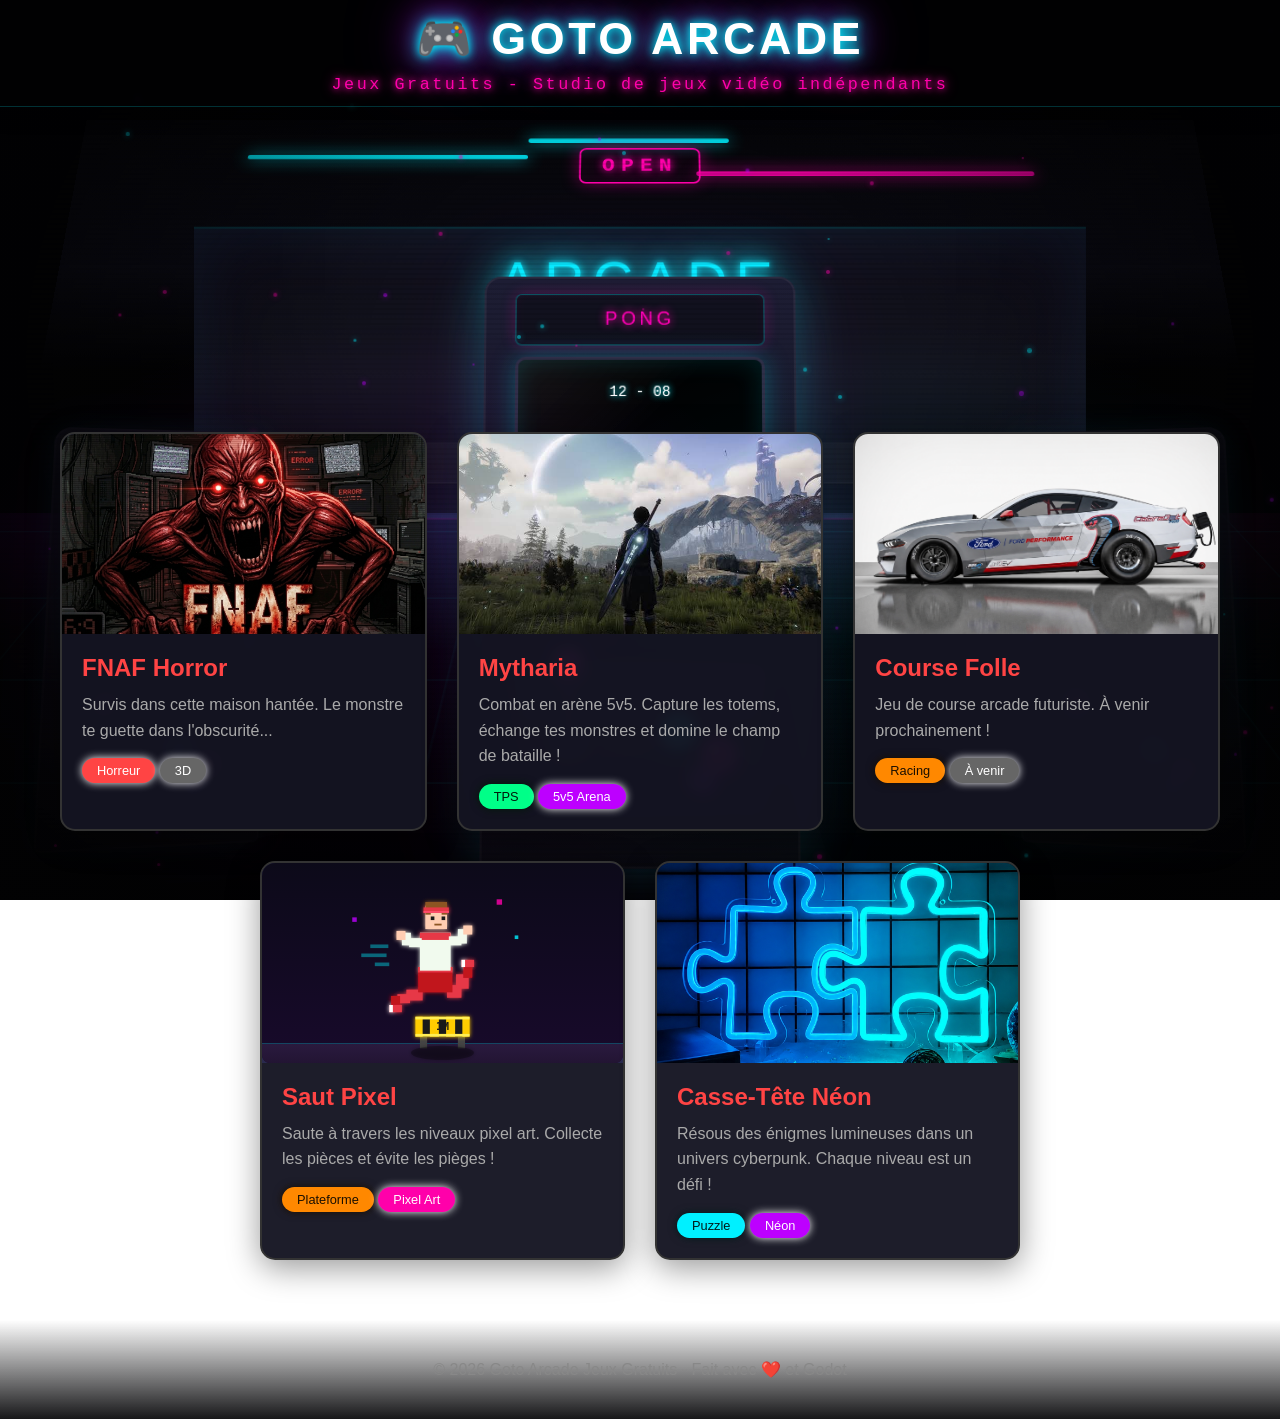
<file: index.html>
<!DOCTYPE html>
<html lang="fr">
<head>
    <meta charset="UTF-8">
    <meta name="viewport" content="width=device-width, initial-scale=1.0">
    
    <!-- Google Search Console Verification -->
    <meta name="google-site-verification" content="OSL6E-oqMcXiU69EiIh0c-DTegh929bXTuA1iVTt-kA" />
    
    <!-- SEO - Références pour Google -->
    <meta name="description" content="Goto Arcade Jeux Gratuits - Portfolio de jeux vidéo créés avec Godot. Découvrez FNAF Horror, Mytharia, Course Folle, RPG Aventure, Saut Pixel et Casse-Tête Néon. Jeux arcade, horreur, racing et puzzle gratuits.">
    <meta name="keywords" content="jeux gratuits, arcade, Godot, FNAF, Mytharia, horror, racing, RPG, pixel art, puzzle, néon, jeux en ligne, game dev, indie games, goto arcade">
    <meta name="author" content="yanime266-debug">
    <meta name="robots" content="index, follow">
    
    <!-- Open Graph - Facebook, Discord, LinkedIn -->
    <meta property="og:title" content="Goto Arcade Jeux Gratuits - Jeux Vidéo Indépendants">
    <meta property="og:description" content="Découvrez nos jeux gratuits créés avec Godot : FNAF Horror, Mytharia, Course Folle, RPG Aventure, Saut Pixel et Casse-Tête Néon.">
    <meta property="og:type" content="website">
    <meta property="og:url" content="https://yanime266-debug.github.io/home-page-/">
    <meta property="og:image" content="https://yanime266-debug.github.io/home-page-/images/rpg-aventure.jpg">
    <meta property="og:locale" content="fr_FR">
    
    <!-- Twitter Card -->
    <meta name="twitter:card" content="summary_large_image">
    <meta name="twitter:title" content="Goto Arcade Jeux Gratuits - Jeux Vidéo Indépendants">
    <meta name="twitter:description" content="Découvrez nos jeux gratuits créés avec Godot : FNAF Horror, Mytharia, Course Folle, RPG Aventure, Saut Pixel et Casse-Tête Néon.">
    <meta name="twitter:image" content="https://yanime266-debug.github.io/home-page-/images/rpg-aventure.jpg">
    
    <!-- Canonical URL -->
    <link rel="canonical" href="https://yanime266-debug.github.io/home-page-/">
    
    <!-- Favicon -->
    <link rel="icon" type="image/png" href="images/fnaf.png">
    
    <title>Goto Arcade Jeux Gratuits - Jeux Vidéo Indépendants | FNAF, Mytharia, RPG, Arcade</title>

    <!-- FOND SALLE D'ARCADE ANIMÉ -->
    <link rel="stylesheet" href="arcade-background.css">

    <style>
        * {
            margin: 0;
            padding: 0;
            box-sizing: border-box;
        }

        body {
            background: transparent;
            color: #fff;
            font-family: 'Segoe UI', Arial, sans-serif;
            min-height: 100vh;
            position: relative;
            padding-top: calc(38vh + 90px);
        }

        .games-row {
            display: grid;
            gap: 30px;
            max-width: 1200px;
            margin: 0 auto 30px;
            padding: 0 20px;
            justify-content: center;
        }

        .games-row.row-3 {
            grid-template-columns: repeat(3, 1fr);
        }

        .games-row.row-2 {
            grid-template-columns: repeat(2, 1fr);
            max-width: 800px;
        }

        @media (max-width: 900px) {
            .games-row.row-3,
            .games-row.row-2 {
                grid-template-columns: repeat(2, 1fr);
                max-width: 100%;
            }
        }

        @media (max-width: 600px) {
            body { padding-top: calc(26vh + 80px); }
            .games-row.row-3,
            .games-row.row-2 {
                grid-template-columns: 1fr;
                max-width: 100%;
            }
        }

        .game-card {
            background: rgba(20, 20, 34, 0.96);
            border-radius: 15px;
            overflow: hidden;
            border: 2px solid #333;
            transition: all 0.3s ease;
            cursor: pointer;
            text-decoration: none;
            color: #fff;
            backdrop-filter: blur(6px);
            box-shadow: 0 8px 32px rgba(0,0,0,0.4);
        }

        .game-card:hover {
            transform: translateY(-10px);
            border-color: #ff4444;
            box-shadow: 0 10px 30px rgba(255, 68, 68, 0.3);
        }

        .game-image {
            width: 100%;
            height: 200px;
            background: #2a2a4e;
            display: flex;
            align-items: center;
            justify-content: center;
            font-size: 4em;
            overflow: hidden;
        }

        .game-image img {
            width: 100%;
            height: 100%;
            object-fit: cover;
            display: block;
            transition: transform 0.3s ease;
        }

        .game-card:hover .game-image img {
            transform: scale(1.08);
        }

        .saut-pixel-img {
            object-fit: contain;
            width: 100%;
            height: 100%;
            object-position: center center;
            transform: none;
            background: radial-gradient(circle, rgba(0,240,255,0.08) 0%, transparent 70%);
            border-radius: 8px;
        }

        .game-image img.fnaf-img {
            width: 100%;
            height: 100%;
            object-fit: contain;
            transform: scale(1.15);
            border-radius: 8px;
        }

        .game-image img.mytharia-img {
            width: 100%;
            height: 100%;
            object-fit: cover;
            transform: scale(1.05);
            border-radius: 8px;
        }

        .game-info {
            padding: 20px;
        }

        .game-info h2 {
            font-size: 1.5em;
            margin-bottom: 10px;
            color: #ff4444;
        }

        .game-info p {
            color: #aaa;
            line-height: 1.6;
        }

        .game-tag {
            display: inline-block;
            background: #ff4444;
            color: #fff;
            padding: 5px 15px;
            border-radius: 20px;
            font-size: 0.8em;
            margin-top: 15px;
            box-shadow: 0 0 8px currentColor;
        }

        .game-tag.tag-orange { background: #ff8800; color: #1a0f00; }
        .game-tag.tag-pink { background: #ff00aa; color: #fff; }
        .game-tag.tag-cyan { background: #00f0ff; color: #001a1a; }
        .game-tag.tag-purple { background: #bd00ff; color: #fff; }
        .game-tag.tag-red { background: #ff4444; color: #fff; }
        .game-tag.tag-gray { background: #666; color: #fff; }
        .game-tag.tag-green { background: #00ff88; color: #001a0a; }

        footer {
            text-align: center;
            padding: 40px;
            color: #888;
            margin-top: 60px;
            background: linear-gradient(0deg, rgba(3,3,5,0.92) 0%, rgba(3,3,5,0) 100%);
        }
    </style>
</head>
<body>
    <!-- SALLE D'ARCADE COMPLÈTE -->
    <div class="arcade-room">
        <div class="room-fog"></div>
        <div class="particles-container"></div>
        <div class="scanlines"></div>

        <div class="room-ceiling">
            <div class="neon-tube tube-cyan"></div>
            <div class="neon-tube tube-magenta"></div>
            <div class="neon-tube tube-cyan2"></div>
            <div class="hanging-sign">OPEN</div>
        </div>

        <div class="room-back-wall">
            <div class="wall-sign sign-arcade">ARCADE</div>
            <div class="wall-sign sign-insert">INSERT COIN</div>
            <div class="pixel-posters">
                <div class="poster"></div>
                <div class="poster"></div>
                <div class="poster"></div>
            </div>
            <div class="shelf">
                <div class="cartridge"></div>
                <div class="cartridge"></div>
                <div class="cartridge"></div>
                <div class="cartridge"></div>
                <div class="cartridge"></div>
            </div>
        </div>

        <div class="room-floor">
            <div class="floor-grid"></div>
            <div class="floor-reflection"></div>
        </div>

        <div class="arcade-cabinet cabinet-left" data-parallax="0.07" data-depth="0.7">
            <div class="cabinet-body">
                <div class="cabinet-marquee">SNAKE</div>
                <div class="cabinet-screen screen-snake">
                    <div class="snake-segment s1"></div>
                    <div class="snake-segment s2"></div>
                    <div class="snake-segment s3"></div>
                    <div class="snake-segment s4"></div>
                    <div class="snake-food"></div>
                </div>
                <div class="control-panel">
                    <div class="joystick-base">
                        <div class="joystick-stick">
                            <div class="joystick-ball"></div>
                        </div>
                    </div>
                    <div class="arcade-button btn-cyan"></div>
                    <div class="arcade-button btn-magenta"></div>
                    <div class="arcade-button btn-purple"></div>
                </div>
            </div>
        </div>

        <div class="arcade-cabinet cabinet-center" data-parallax="0.02" data-depth="1.0">
            <div class="cabinet-body">
                <div class="cabinet-marquee">PONG</div>
                <div class="cabinet-screen screen-pong">
                    <div class="pong-ball"></div>
                    <div class="pong-paddle paddle-left"></div>
                    <div class="pong-paddle paddle-right"></div>
                    <div class="pong-score">12 - 08</div>
                </div>
                <div class="control-panel">
                    <div class="joystick-base">
                        <div class="joystick-stick">
                            <div class="joystick-ball"></div>
                        </div>
                    </div>
                    <div class="arcade-button btn-cyan"></div>
                    <div class="arcade-button btn-magenta"></div>
                    <div class="arcade-button btn-purple"></div>
                </div>
            </div>
        </div>

        <div class="arcade-cabinet cabinet-right" data-parallax="0.07" data-depth="0.7">
            <div class="cabinet-body">
                <div class="cabinet-marquee">BOUNCE</div>
                <div class="cabinet-screen screen-bounce">
                    <div class="bounce-ball b1"></div>
                    <div class="bounce-ball b2"></div>
                    <div class="bounce-ball b3"></div>
                </div>
                <div class="control-panel">
                    <div class="joystick-base">
                        <div class="joystick-stick">
                            <div class="joystick-ball"></div>
                        </div>
                    </div>
                    <div class="arcade-button btn-cyan"></div>
                    <div class="arcade-button btn-magenta"></div>
                    <div class="arcade-button btn-purple"></div>
                </div>
            </div>
        </div>
    </div>

    <header class="room-header sticky-logo">
        <h1>🎮 GOTO ARCADE</h1>
        <p>Jeux Gratuits - Studio de jeux vidéo indépendants</p>
    </header>

    <main class="games-container">

        <!-- LIGNE 1 : 3 jeux -->
        <div class="games-row row-3">
            
            <!-- FNAF -->
            <a href="https://sunny-kelpie-9daaab.netlify.app" class="game-card" target="_blank" rel="noopener noreferrer">
                <div class="game-image">
                    <img class="fnaf-img" src="images/fnaf.png?v=2" alt="FNAF Horror - Jeu d'horreur 3D gratuit" loading="lazy">
                </div>
                <div class="game-info">
                    <h2>FNAF Horror</h2>
                    <p>Survis dans cette maison hantée. Le monstre te guette dans l'obscurité...</p>
                    <span class="game-tag tag-red">Horreur</span>
                    <span class="game-tag tag-gray">3D</span>
                </div>
            </a>

            <!-- MYTHARIA - CORRIGÉ -->
            <a href="https://glittering-taiyaki-4c68e3.netlify.app" class="game-card">
                <div class="game-image">
                    <img class="mytharia-img" src="images/rpg-aventure.jpg" alt="Mytharia - 5v5 Arena TPS gratuit" loading="lazy">
                </div>
                <div class="game-info">
                    <h2>Mytharia</h2>
                    <p>Combat en arène 5v5. Capture les totems, échange tes monstres et domine le champ de bataille !</p>
                    <span class="game-tag tag-green">TPS</span>
                    <span class="game-tag tag-purple">5v5 Arena</span>
                </div>
            </a>

            <!-- COURSE FOLLE -->
            <a href="#" class="game-card">
                <div class="game-image">
                    <img src="images/course-folle.png" alt="Course Folle - Jeu de course arcade gratuit" loading="lazy">
                </div>
                <div class="game-info">
                    <h2>Course Folle</h2>
                    <p>Jeu de course arcade futuriste. À venir prochainement !</p>
                    <span class="game-tag tag-orange">Racing</span>
                    <span class="game-tag tag-gray">À venir</span>
                </div>
            </a>

        </div>

        <!-- LIGNE 2 : 2 jeux -->
        <div class="games-row row-2">
            
            <!-- SAUT PIXEL -->
            <a href="#" class="game-card">
                <div class="game-image">
                    <img class="saut-pixel-img" src="images/saut-pixel-art.svg" alt="Saut Pixel - Jeu de plateforme pixel art gratuit" loading="lazy">
                </div>
                <div class="game-info">
                    <h2>Saut Pixel</h2>
                    <p>Saute à travers les niveaux pixel art. Collecte les pièces et évite les pièges !</p>
                    <span class="game-tag tag-orange">Plateforme</span>
                    <span class="game-tag tag-pink">Pixel Art</span>
                </div>
            </a>

            <!-- CASSE-TÊTE NÉON -->
            <a href="#" class="game-card">
                <div class="game-image">
                    <img src="images/ChatGPT Image 18 juin 2026, 11_24_20.png" alt="Casse-Tête Néon - Puzzle lumineux cyberpunk gratuit" loading="lazy">
                </div>
                <div class="game-info">
                    <h2>Casse-Tête Néon</h2>
                    <p>Résous des énigmes lumineuses dans un univers cyberpunk. Chaque niveau est un défi !</p>
                    <span class="game-tag tag-cyan">Puzzle</span>
                    <span class="game-tag tag-purple">Néon</span>
                </div>
            </a>
            
        </div>

    </main>

    <footer>
        <p>© 2026 Goto Arcade Jeux Gratuits - Fait avec ❤️ et Godot</p>
    </footer>

    <script src="arcade-background.js"></script>

</body>
</html>
</file>
<file: arcade-background.css>
/* ============================================================
   ARCADE ROOM BACKGROUND
   Salle d'arcade complète en CSS 3D / SVG inline pur.
   Pas de Canvas, pas de bibliothèque externe.
   ============================================================ */

/* Conteneur global de la salle */
.arcade-room {
    position: fixed;
    inset: 0;
    z-index: -1;
    overflow: hidden;
    background: #020203;
    perspective: 1200px;
    transform-style: preserve-3d;
    pointer-events: none;
}

/* ============================================================
   BRUME / VIGNETTAGE POUR PROFONDEUR
   ============================================================ */

.room-fog {
    position: absolute;
    inset: 0;
    background:
        radial-gradient(ellipse at 50% 40%, transparent 0%, transparent 30%, rgba(2,2,3,0.6) 75%, rgba(2,2,3,0.95) 100%),
        radial-gradient(ellipse at 30% 70%, rgba(189, 0, 255, 0.08) 0%, transparent 35%),
        radial-gradient(ellipse at 70% 70%, rgba(0, 240, 255, 0.07) 0%, transparent 35%);
    z-index: 8;
    pointer-events: none;
}

/* ============================================================
   SCANLINES SUR TOUT LE FOND
   ============================================================ */

.scanlines {
    position: absolute;
    inset: 0;
    background: repeating-linear-gradient(
        0deg,
        rgba(0, 0, 0, 0.12) 0px,
        rgba(0, 0, 0, 0.12) 2px,
        transparent 2px,
        transparent 5px
    );
    z-index: 9;
    pointer-events: none;
    opacity: 0.6;
}

/* ============================================================
   PARTICULES LUMINEUSES FLOTTANTES
   ============================================================ */

.particles-container {
    position: absolute;
    inset: 0;
    z-index: 5;
    pointer-events: none;
}

.dust-particle {
    position: absolute;
    border-radius: 50%;
    background: #00f0ff;
    box-shadow: 0 0 6px #00f0ff;
    opacity: 0.5;
    will-change: transform, opacity;
}

.dust-particle.magenta { background: #ff00aa; box-shadow: 0 0 6px #ff00aa; }
.dust-particle.purple { background: #bd00ff; box-shadow: 0 0 6px #bd00ff; }

/* ============================================================
   PLAFOND AVEC NÉONS SUSPENDUS
   ============================================================ */

.room-ceiling {
    position: absolute;
    top: 0;
    left: 0;
    right: 0;
    height: 35vh;
    background: linear-gradient(180deg, #050508 0%, #0a0a12 60%, transparent 100%);
    transform-origin: center top;
    transform: rotateX(20deg) translateZ(-200px);
    z-index: 1;
}

.neon-tube {
    position: absolute;
    height: 6px;
    border-radius: 3px;
    opacity: 0.85;
    box-shadow: 0 0 20px currentColor;
    animation: neonFlicker 4s ease-in-out infinite;
}

.tube-cyan {
    top: 15%;
    left: 15%;
    width: 25%;
    background: #00f0ff;
    color: #00f0ff;
    animation-delay: 0s;
}

.tube-magenta {
    top: 22%;
    left: 55%;
    width: 30%;
    background: #ff00aa;
    color: #ff00aa;
    animation-delay: -1.5s;
}

.tube-cyan2 {
    top: 8%;
    left: 40%;
    width: 18%;
    background: #00f0ff;
    color: #00f0ff;
    animation-delay: -3s;
}

.hanging-sign {
    position: absolute;
    top: 12%;
    left: 50%;
    transform: translateX(-50%);
    padding: 8px 24px;
    border: 2px solid #ff00aa;
    border-radius: 8px;
    color: #ff00aa;
    font-family: 'Courier New', monospace;
    font-weight: bold;
    font-size: clamp(14px, 2vw, 24px);
    letter-spacing: 0.3em;
    text-shadow: 0 0 10px #ff00aa, 0 0 30px #ff00aa;
    box-shadow: 0 0 20px rgba(255, 0, 170, 0.4), inset 0 0 20px rgba(255, 0, 170, 0.1);
    animation: neonPulse 2s ease-in-out infinite;
}

/* ============================================================
   TITRE DU SITE INTÉGRÉ DANS LE FOND
   ============================================================ */

.room-header {
    position: fixed;
    top: 0;
    left: 0;
    right: 0;
    z-index: 100;
    text-align: center;
    padding: 12px 20px;
    background: rgba(2, 2, 3, 0.85);
    backdrop-filter: blur(8px);
    border-bottom: 1px solid rgba(0, 240, 255, 0.2);
    box-shadow: 0 4px 20px rgba(0, 0, 0, 0.4);
    pointer-events: auto;
}

.room-header h1 {
    font-size: clamp(1.4rem, 4vw, 2.8rem);
    font-family: 'Impact', 'Arial Black', sans-serif;
    color: #fff;
    text-transform: uppercase;
    letter-spacing: 0.08em;
    text-shadow:
        0 0 8px #00f0ff,
        0 0 20px #00f0ff,
        0 0 40px #bd00ff,
        0 0 70px rgba(189, 0, 255, 0.5);
    animation: titleGlow 3s ease-in-out infinite;
    margin-bottom: 0;
}

.room-header p {
    font-size: clamp(0.75rem, 1.4vw, 1.05rem);
    color: #ff00aa;
    font-family: 'Courier New', monospace;
    letter-spacing: 0.15em;
    text-shadow:
        0 0 6px #ff00aa,
        0 0 14px #ff00aa;
    animation: neonPulse 2.2s ease-in-out infinite;
    margin-top: 0.6rem; /* espace normal sous le titre */
}

@keyframes titleGlow {
    0%, 100% {
        text-shadow:
            0 0 10px #00f0ff,
            0 0 30px #00f0ff,
            0 0 60px #bd00ff,
            0 0 90px rgba(189, 0, 255, 0.4);
    }
    50% {
        text-shadow:
            0 0 15px #00f0ff,
            0 0 40px #00f0ff,
            0 0 80px #bd00ff,
            0 0 120px rgba(189, 0, 255, 0.7);
    }
}

/* ============================================================
   MUR DU FOND
   ============================================================ */

.room-back-wall {
    position: absolute;
    top: 18vh;
    left: 5%;
    right: 5%;
    height: 42vh;
    background:
        linear-gradient(180deg, #0d0d16 0%, #151520 50%, #0d0d16 100%),
        repeating-linear-gradient(90deg, rgba(0,240,255,0.03) 0px, rgba(0,240,255,0.03) 1px, transparent 1px, transparent 60px);
    transform: translateZ(-350px);
    transform-origin: center center;
    border-top: 2px solid rgba(0, 240, 255, 0.2);
    border-bottom: 2px solid rgba(255, 0, 170, 0.2);
    box-shadow:
        inset 0 0 80px rgba(0, 240, 255, 0.08),
        inset 0 0 120px rgba(189, 0, 255, 0.05);
    display: flex;
    flex-direction: column;
    align-items: center;
    justify-content: flex-start;
    gap: 2vh;
    padding-top: 3vh;
    z-index: 2;
}

.wall-sign {
    font-family: 'Impact', 'Arial Black', sans-serif;
    text-transform: uppercase;
    letter-spacing: 0.15em;
    text-align: center;
}

.sign-arcade {
    font-size: clamp(28px, 6vw, 72px);
    color: #00f0ff;
    text-shadow:
        0 0 10px #00f0ff,
        0 0 30px #00f0ff,
        0 0 60px #00f0ff;
    animation: neonPulse 2.5s ease-in-out infinite;
}

.sign-insert {
    font-size: clamp(12px, 2vw, 20px);
    color: #ff00aa;
    text-shadow:
        0 0 8px #ff00aa,
        0 0 20px #ff00aa;
    animation: neonPulse 1.8s ease-in-out infinite;
    animation-delay: -0.9s;
}

/* Affiches pixel art sur le mur */
.pixel-posters {
    display: flex;
    gap: 2vw;
    margin-top: 1vh;
}

.poster {
    width: clamp(40px, 6vw, 80px);
    aspect-ratio: 3/4;
    background:
        repeating-linear-gradient(0deg, transparent 0px, transparent 8px, rgba(0,0,0,0.3) 8px, rgba(0,0,0,0.3) 10px),
        repeating-linear-gradient(90deg, transparent 0px, transparent 8px, rgba(0,0,0,0.3) 8px, rgba(0,0,0,0.3) 10px);
    border: 2px solid #333;
    box-shadow: 0 0 15px rgba(189, 0, 255, 0.2);
}

.poster:nth-child(1) { background-color: #bd00ff; }
.poster:nth-child(2) { background-color: #00f0ff; }
.poster:nth-child(3) { background-color: #ff00aa; }

/* Étagère avec cartouches */
.shelf {
    position: absolute;
    bottom: 12%;
    left: 50%;
    transform: translateX(-50%);
    width: 50%;
    height: 14%;
    background: rgba(255,255,255,0.03);
    border: 1px solid rgba(255,255,255,0.08);
    display: flex;
    align-items: flex-end;
    justify-content: center;
    gap: 1vw;
    padding: 0 1vw;
}

.cartridge {
    width: 6%;
    aspect-ratio: 2/3;
    border-radius: 2px 2px 0 0;
    box-shadow: 0 0 8px currentColor;
}

.cartridge:nth-child(1) { background: #00f0ff; color: rgba(0,240,255,0.5); }
.cartridge:nth-child(2) { background: #ff00aa; color: rgba(255,0,170,0.5); }
.cartridge:nth-child(3) { background: #bd00ff; color: rgba(189,0,255,0.5); }
.cartridge:nth-child(4) { background: #00f0ff; color: rgba(0,240,255,0.5); }
.cartridge:nth-child(5) { background: #ff00aa; color: rgba(255,0,170,0.5); }

/* ============================================================
   SOL CARRELÉ RÉFLÉCHISSANT AVEC PERSPECTIVE
   ============================================================ */

.room-floor {
    position: absolute;
    bottom: 0;
    left: -10%;
    right: -10%;
    height: 45vh;
    transform-origin: center top;
    transform: rotateX(65deg) translateZ(-20px);
    z-index: 3;
    overflow: hidden;
}

.floor-grid {
    position: absolute;
    inset: 0;
    background:
        linear-gradient(90deg, rgba(0,240,255,0.15) 1px, transparent 1px),
        linear-gradient(0deg, rgba(0,240,255,0.15) 1px, transparent 1px);
    background-size: 8% 100%, 100% 15%;
    transform: scaleY(2);
    opacity: 0.5;
}

.floor-reflection {
    position: absolute;
    inset: 0;
    background:
        radial-gradient(ellipse at 50% 0%, rgba(0, 240, 255, 0.25) 0%, transparent 45%),
        radial-gradient(ellipse at 30% 0%, rgba(189, 0, 255, 0.2) 0%, transparent 40%),
        radial-gradient(ellipse at 70% 0%, rgba(255, 0, 170, 0.15) 0%, transparent 40%);
    mix-blend-mode: screen;
    opacity: 0.7;
}

/* ============================================================
   BORNES D'ARCADE 3D
   ============================================================ */

.arcade-cabinet {
    position: absolute;
    bottom: 6vh;
    transform-style: preserve-3d;
    transition: transform 0.1s ease-out;
    z-index: 4;
}

/* Borne centrale : grande, lumineuse, nette */
.arcade-cabinet.cabinet-center {
    left: 50%;
    width: min(34vw, 300px);
    height: min(68vh, 560px);
    transform: translateX(-50%) rotateX(4deg) translateZ(60px);
    filter: brightness(1.12);
}

/* Bornes latérales : plus petites, en retrait, assombries */
.arcade-cabinet.cabinet-left,
.arcade-cabinet.cabinet-right {
    width: min(24vw, 210px);
    height: min(52vh, 420px);
    opacity: 0.7;
    filter: brightness(0.72) blur(0.4px);
}

.arcade-cabinet.cabinet-left {
    left: 12%;
    transform: translateX(-50%) rotateX(6deg) rotateY(14deg) translateZ(-30px);
}

.arcade-cabinet.cabinet-right {
    left: 88%;
    transform: translateX(-50%) rotateX(6deg) rotateY(-14deg) translateZ(-30px);
}

/* Corps principal */
.cabinet-body {
    position: absolute;
    inset: 0;
    background: linear-gradient(180deg, #1a1a2e 0%, #0f0f18 100%);
    border-radius: 16px 16px 6px 6px;
    box-shadow:
        0 0 50px rgba(0, 240, 255, 0.25),
        0 0 100px rgba(189, 0, 255, 0.12),
        inset 0 0 0 2px rgba(255, 255, 255, 0.05);
    transform: translateZ(0);
}

.cabinet-left .cabinet-body,
.cabinet-right .cabinet-body {
    box-shadow:
        0 0 25px rgba(0, 240, 255, 0.12),
        0 0 50px rgba(189, 0, 255, 0.06),
        inset 0 0 0 2px rgba(255, 255, 255, 0.04);
}

/* Marquee au-dessus de l'écran */
.cabinet-marquee {
    position: absolute;
    top: 3%;
    left: 10%;
    right: 10%;
    height: 9%;
    display: flex;
    align-items: center;
    justify-content: center;
    background: rgba(0, 0, 0, 0.4);
    border: 1px solid rgba(0, 240, 255, 0.3);
    border-radius: 6px;
    color: #ff00aa;
    font-family: 'Impact', 'Arial Black', sans-serif;
    font-size: clamp(10px, 2vw, 18px);
    letter-spacing: 0.2em;
    text-shadow: 0 0 8px #ff00aa;
    box-shadow: 0 0 15px rgba(255, 0, 170, 0.2), inset 0 0 10px rgba(255, 0, 170, 0.05);
}

/* Écran de la borne */
.cabinet-screen {
    position: absolute;
    top: 14%;
    left: 10%;
    right: 10%;
    height: 42%;
    background: #020203;
    border-radius: 10px;
    border: 3px solid #2a2a40;
    box-shadow:
        inset 0 0 25px rgba(0, 240, 255, 0.12),
        0 0 25px rgba(0, 240, 255, 0.25);
    overflow: hidden;
    transform: translateZ(8px);
}

/* Reflet vitre */
.cabinet-screen::after {
    content: "";
    position: absolute;
    inset: 0;
    background: linear-gradient(135deg, rgba(255,255,255,0.07) 0%, transparent 40%, transparent 60%, rgba(255,255,255,0.03) 100%);
    pointer-events: none;
}

/* ============================================================
   FAUX GAMEPLAYS EN CSS (PAS DE CANVAS)
   ============================================================ */

/* --- PONG --- */
.screen-pong .pong-ball {
    position: absolute;
    width: 8%;
    aspect-ratio: 1;
    background: #00f0ff;
    border-radius: 50%;
    box-shadow: 0 0 10px #00f0ff;
    top: 45%;
    left: 48%;
    animation: pongBall 2.2s linear infinite;
}

.screen-pong .pong-paddle {
    position: absolute;
    width: 4%;
    height: 22%;
    background: #ff00aa;
    border-radius: 2px;
    box-shadow: 0 0 8px #ff00aa;
    top: 35%;
}

.screen-pong .paddle-left {
    left: 6%;
    animation: paddleLeft 2.2s ease-in-out infinite;
}

.screen-pong .paddle-right {
    right: 6%;
    animation: paddleRight 2.2s ease-in-out infinite;
}

.screen-pong .pong-score {
    position: absolute;
    top: 10%;
    left: 0;
    right: 0;
    text-align: center;
    color: #fff;
    font-family: monospace;
    font-size: clamp(8px, 1.5vw, 14px);
    text-shadow: 0 0 6px #00f0ff;
    animation: scoreFlicker 3s linear infinite;
}

/* --- SNAKE --- */
.screen-snake {
    background: #020203;
}

.snake-segment {
    position: absolute;
    width: 10%;
    aspect-ratio: 1;
    background: #00f0ff;
    border-radius: 2px;
    box-shadow: 0 0 8px #00f0ff;
    animation: snakeMove 3s linear infinite;
}

.snake-segment.s1 { animation-delay: 0s; }
.snake-segment.s2 { animation-delay: -0.2s; opacity: 0.85; }
.snake-segment.s3 { animation-delay: -0.4s; opacity: 0.7; }
.snake-segment.s4 { animation-delay: -0.6s; opacity: 0.55; }

.snake-food {
    position: absolute;
    width: 8%;
    aspect-ratio: 1;
    background: #ff00aa;
    border-radius: 50%;
    box-shadow: 0 0 10px #ff00aa;
    top: 30%;
    left: 70%;
    animation: foodPulse 1s ease-in-out infinite;
}

/* --- BOUNCE --- */
.screen-bounce {
    background: #020203;
}

.bounce-ball {
    position: absolute;
    width: 10%;
    aspect-ratio: 1;
    border-radius: 50%;
    box-shadow: 0 0 10px currentColor;
}

.bounce-ball.b1 {
    background: #00f0ff;
    color: #00f0ff;
    top: 20%;
    left: 20%;
    animation: bounceA 2.5s ease-in-out infinite;
}

.bounce-ball.b2 {
    background: #ff00aa;
    color: #ff00aa;
    top: 60%;
    left: 55%;
    animation: bounceB 3.2s ease-in-out infinite;
}

.bounce-ball.b3 {
    background: #bd00ff;
    color: #bd00ff;
    top: 40%;
    left: 75%;
    animation: bounceC 2.8s ease-in-out infinite;
}

/* ============================================================
   PANNEAU DE CONTRÔLE, JOYSTICK, BOUTONS
   ============================================================ */

.control-panel {
    position: absolute;
    bottom: 8%;
    left: 10%;
    right: 10%;
    height: 26%;
    background: linear-gradient(180deg, #252538 0%, #151520 100%);
    border-radius: 8px;
    transform: translateZ(10px);
    box-shadow: inset 0 2px 8px rgba(0,0,0,0.4);
}

.joystick-base {
    position: absolute;
    left: 22%;
    top: 50%;
    width: 18%;
    aspect-ratio: 1;
    background: radial-gradient(circle, #3a3a50 0%, #1a1a28 100%);
    border-radius: 50%;
    transform: translate(-50%, -50%) translateZ(12px);
    box-shadow: 0 4px 10px rgba(0,0,0,0.5);
}

.joystick-stick {
    position: absolute;
    left: 50%;
    top: 50%;
    width: 34%;
    height: 140%;
    background: linear-gradient(90deg, #4a4a60, #2a2a38, #4a4a60);
    border-radius: 999px;
    transform-origin: bottom center;
    transform: translate(-50%, -100%) translateZ(4px) rotateX(0deg) rotateY(0deg);
    will-change: transform;
}

.joystick-ball {
    position: absolute;
    left: 50%;
    top: -12px;
    width: 180%;
    aspect-ratio: 1;
    background: radial-gradient(circle at 30% 30%, #ff4db8, #ff00aa);
    border-radius: 50%;
    transform: translate(-50%, -50%);
    box-shadow: 0 0 15px rgba(255, 0, 170, 0.7);
}

.arcade-button {
    position: absolute;
    width: 14%;
    aspect-ratio: 1;
    border-radius: 50%;
    top: 32%;
    transform: translateZ(14px);
    box-shadow: 0 0 12px currentColor;
    animation: buttonBlink 2s ease-in-out infinite;
}

.arcade-button.btn-cyan {
    right: 28%;
    background: radial-gradient(circle at 30% 30%, #4df0ff, #00f0ff);
    color: rgba(0, 240, 255, 0.6);
    animation-delay: 0s;
}

.arcade-button.btn-magenta {
    right: 12%;
    top: 48%;
    background: radial-gradient(circle at 30% 30%, #ff4db8, #ff00aa);
    color: rgba(255, 0, 170, 0.6);
    animation-delay: -0.7s;
}

.arcade-button.btn-purple {
    right: 20%;
    top: 66%;
    width: 11%;
    background: radial-gradient(circle at 30% 30%, #d94dff, #bd00ff);
    color: rgba(189, 0, 255, 0.6);
    animation-delay: -1.4s;
}

/* ============================================================
   KEYFRAMES
   ============================================================ */

@keyframes neonPulse {
    0%, 100% { opacity: 0.8; }
    50% { opacity: 1; }
}

@keyframes neonFlicker {
    0%, 19%, 21%, 23%, 25%, 54%, 56%, 100% { opacity: 0.85; }
    20%, 24%, 55% { opacity: 0.4; }
}

@keyframes buttonBlink {
    0%, 100% { opacity: 0.85; box-shadow: 0 0 12px currentColor; }
    50% { opacity: 1; box-shadow: 0 0 22px currentColor; }
}

@keyframes floatParticle {
    0%, 100% { transform: translateY(0) translateX(0); opacity: 0.3; }
    25% { opacity: 0.7; }
    50% { transform: translateY(-40px) translateX(15px); opacity: 0.5; }
    75% { opacity: 0.8; }
}

/* Pong keyframes */
@keyframes pongBall {
    0% { top: 45%; left: 48%; }
    25% { top: 20%; left: 88%; }
    50% { top: 55%; left: 48%; }
    75% { top: 75%; left: 6%; }
    100% { top: 45%; left: 48%; }
}

@keyframes paddleLeft {
    0%, 100% { top: 35%; }
    50% { top: 55%; }
}

@keyframes paddleRight {
    0%, 100% { top: 55%; }
    50% { top: 25%; }
}

@keyframes scoreFlicker {
    0%, 90%, 100% { opacity: 1; }
    95% { opacity: 0.4; }
}

/* Snake keyframes */
@keyframes snakeMove {
    0% { top: 50%; left: 20%; }
    20% { top: 20%; left: 20%; }
    40% { top: 20%; left: 70%; }
    60% { top: 60%; left: 70%; }
    80% { top: 60%; left: 20%; }
    100% { top: 50%; left: 20%; }
}

@keyframes foodPulse {
    0%, 100% { transform: scale(1); opacity: 1; }
    50% { transform: scale(0.8); opacity: 0.7; }
}

/* Bounce keyframes */
@keyframes bounceA {
    0%, 100% { transform: translate(0, 0); }
    25% { transform: translate(80%, 60%); }
    50% { transform: translate(40%, 120%); }
    75% { transform: translate(-20%, 60%); }
}

@keyframes bounceB {
    0%, 100% { transform: translate(0, 0); }
    33% { transform: translate(-90%, -50%); }
    66% { transform: translate(-40%, 40%); }
}

@keyframes bounceC {
    0%, 100% { transform: translate(0, 0); }
    25% { transform: translate(-70%, 80%); }
    50% { transform: translate(-120%, -20%); }
    75% { transform: translate(-50%, -80%); }
}

/* ============================================================
   RESPONSIVE
   ============================================================ */

@media (max-width: 900px) {
    .arcade-cabinet.cabinet-center {
        width: min(46vw, 280px);
        height: min(62vh, 480px);
    }

    .arcade-cabinet.cabinet-left,
    .arcade-cabinet.cabinet-right {
        width: min(32vw, 180px);
        height: min(46vh, 360px);
    }

    .arcade-cabinet.cabinet-left {
        left: 10%;
        transform: translateX(-50%) rotateX(6deg) rotateY(16deg) translateZ(-30px);
    }

    .arcade-cabinet.cabinet-right {
        left: 90%;
        transform: translateX(-50%) rotateX(6deg) rotateY(-16deg) translateZ(-30px);
    }
}

@media (max-width: 600px) {
    .room-header {
        top: 2vh;
    }

    .room-header h1 {
        font-size: clamp(1.2rem, 6vw, 1.8rem);
    }

    .room-header p {
        margin-top: 0.5rem;
        font-size: clamp(0.7rem, 2.5vw, 0.85rem);
    }

    .room-back-wall {
        top: 16vh;
        height: 36vh;
    }

    .arcade-cabinet.cabinet-center {
        width: min(54vw, 240px);
        height: min(58vh, 420px);
        transform: translateX(-50%) rotateX(3deg) translateZ(60px);
    }

    .arcade-cabinet.cabinet-left,
    .arcade-cabinet.cabinet-right {
        width: min(38vw, 150px);
        height: min(42vh, 300px);
        opacity: 0.6;
    }

    .arcade-cabinet.cabinet-left {
        left: 8%;
        transform: translateX(-50%) rotateX(5deg) rotateY(18deg) translateZ(-30px);
    }

    .arcade-cabinet.cabinet-right {
        left: 92%;
        transform: translateX(-50%) rotateX(5deg) rotateY(-18deg) translateZ(-30px);
    }
}
</file>
